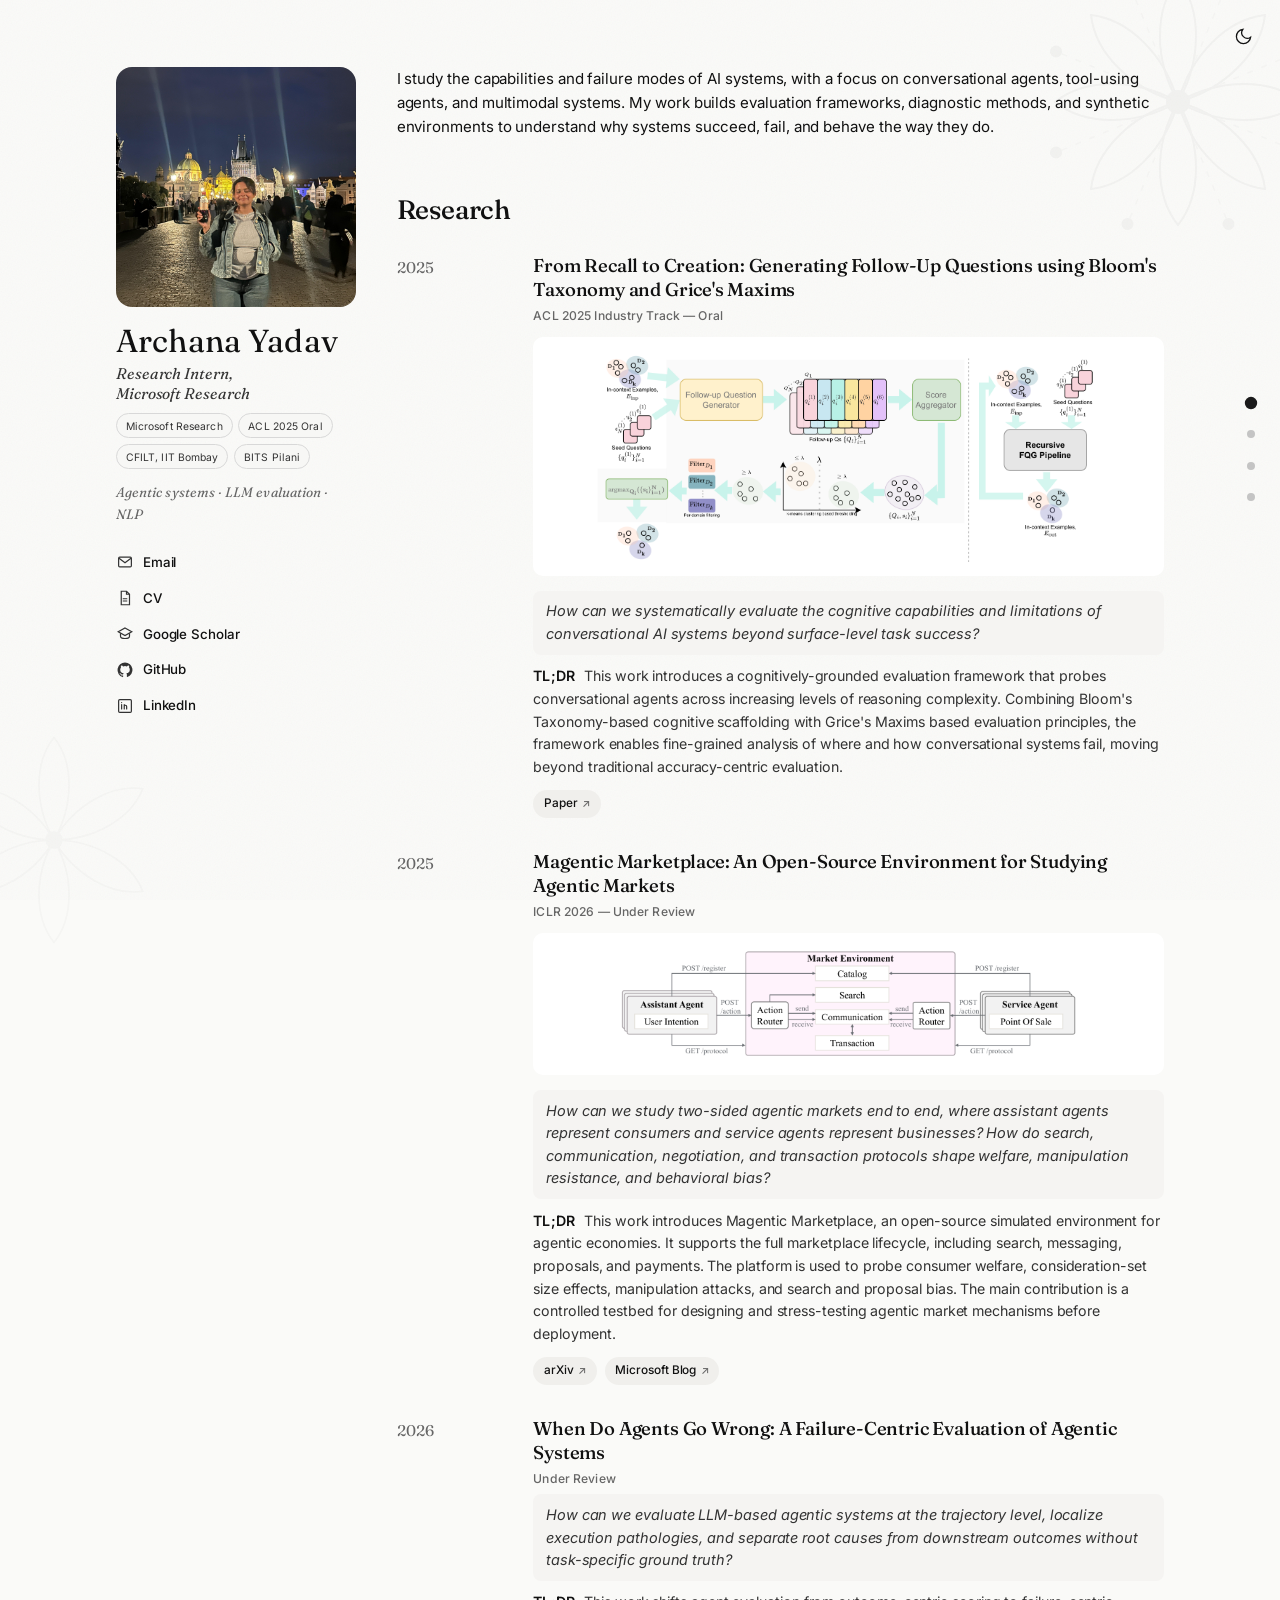
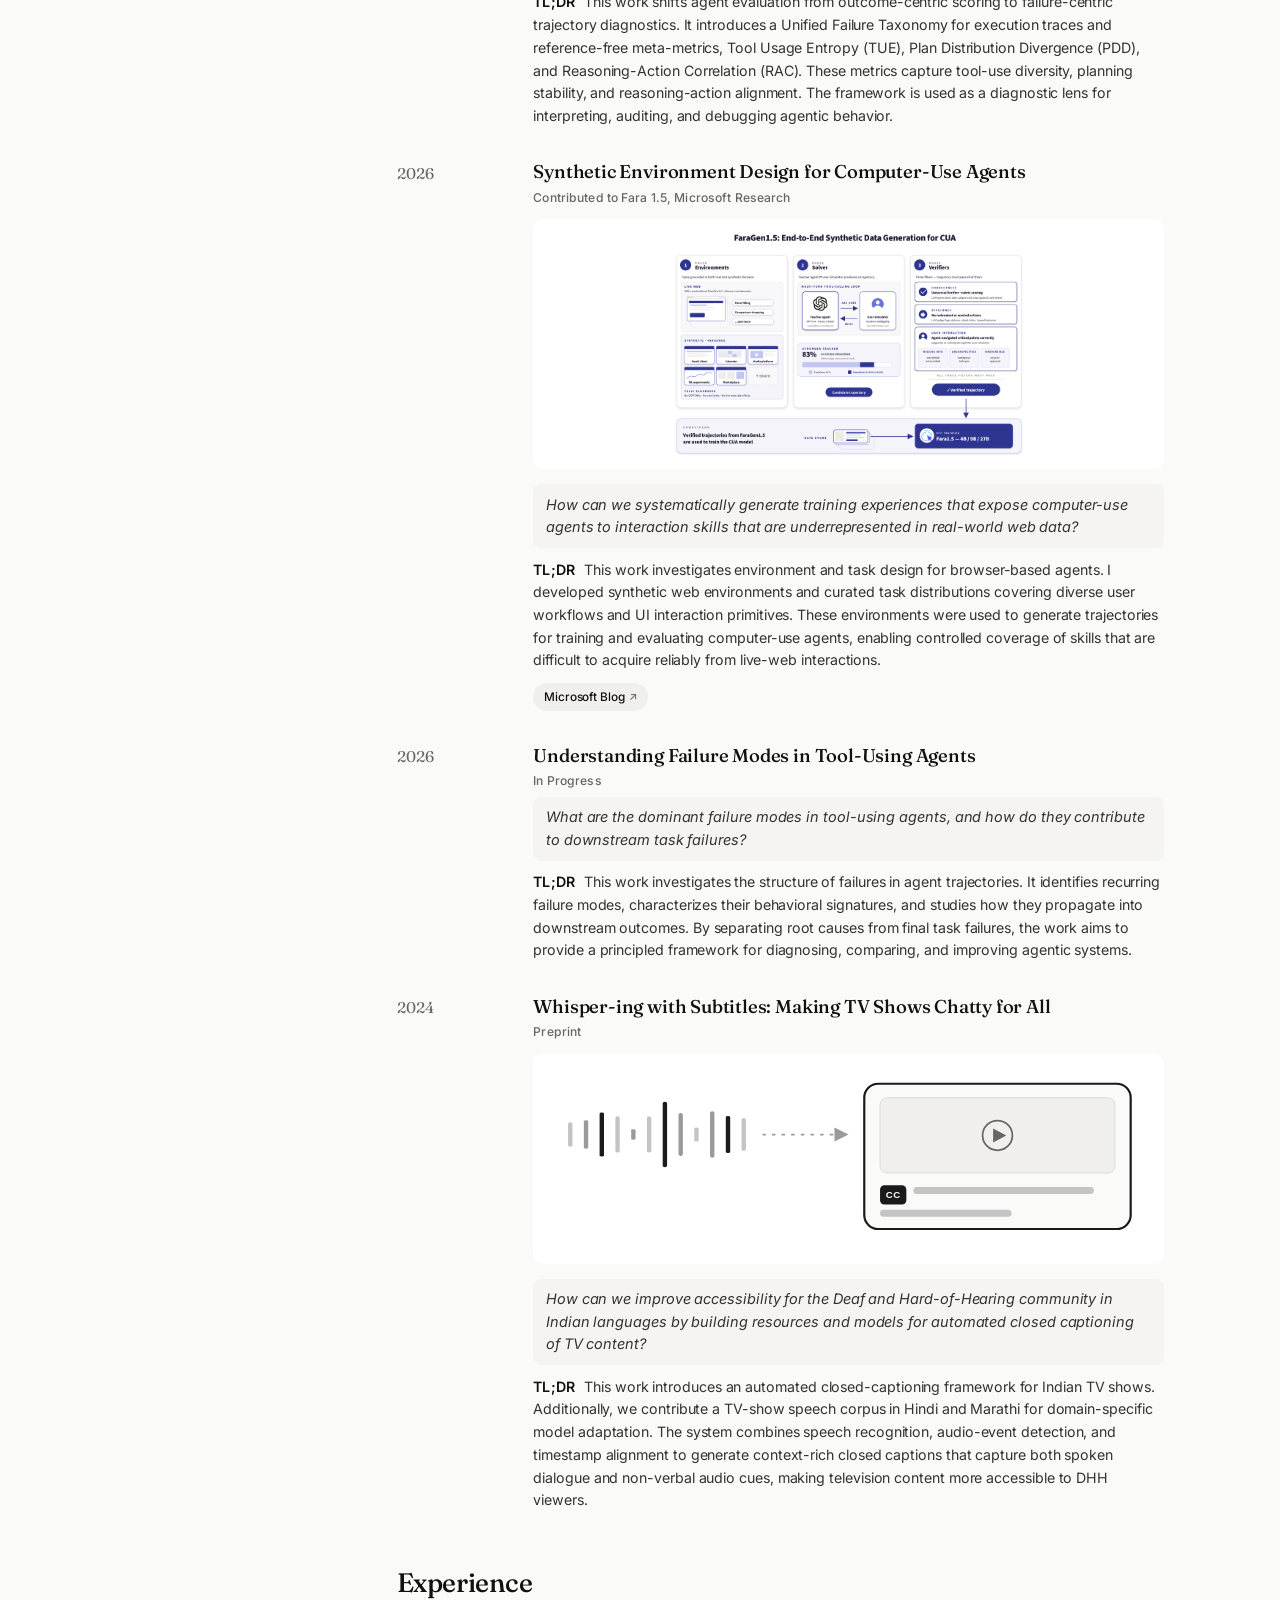
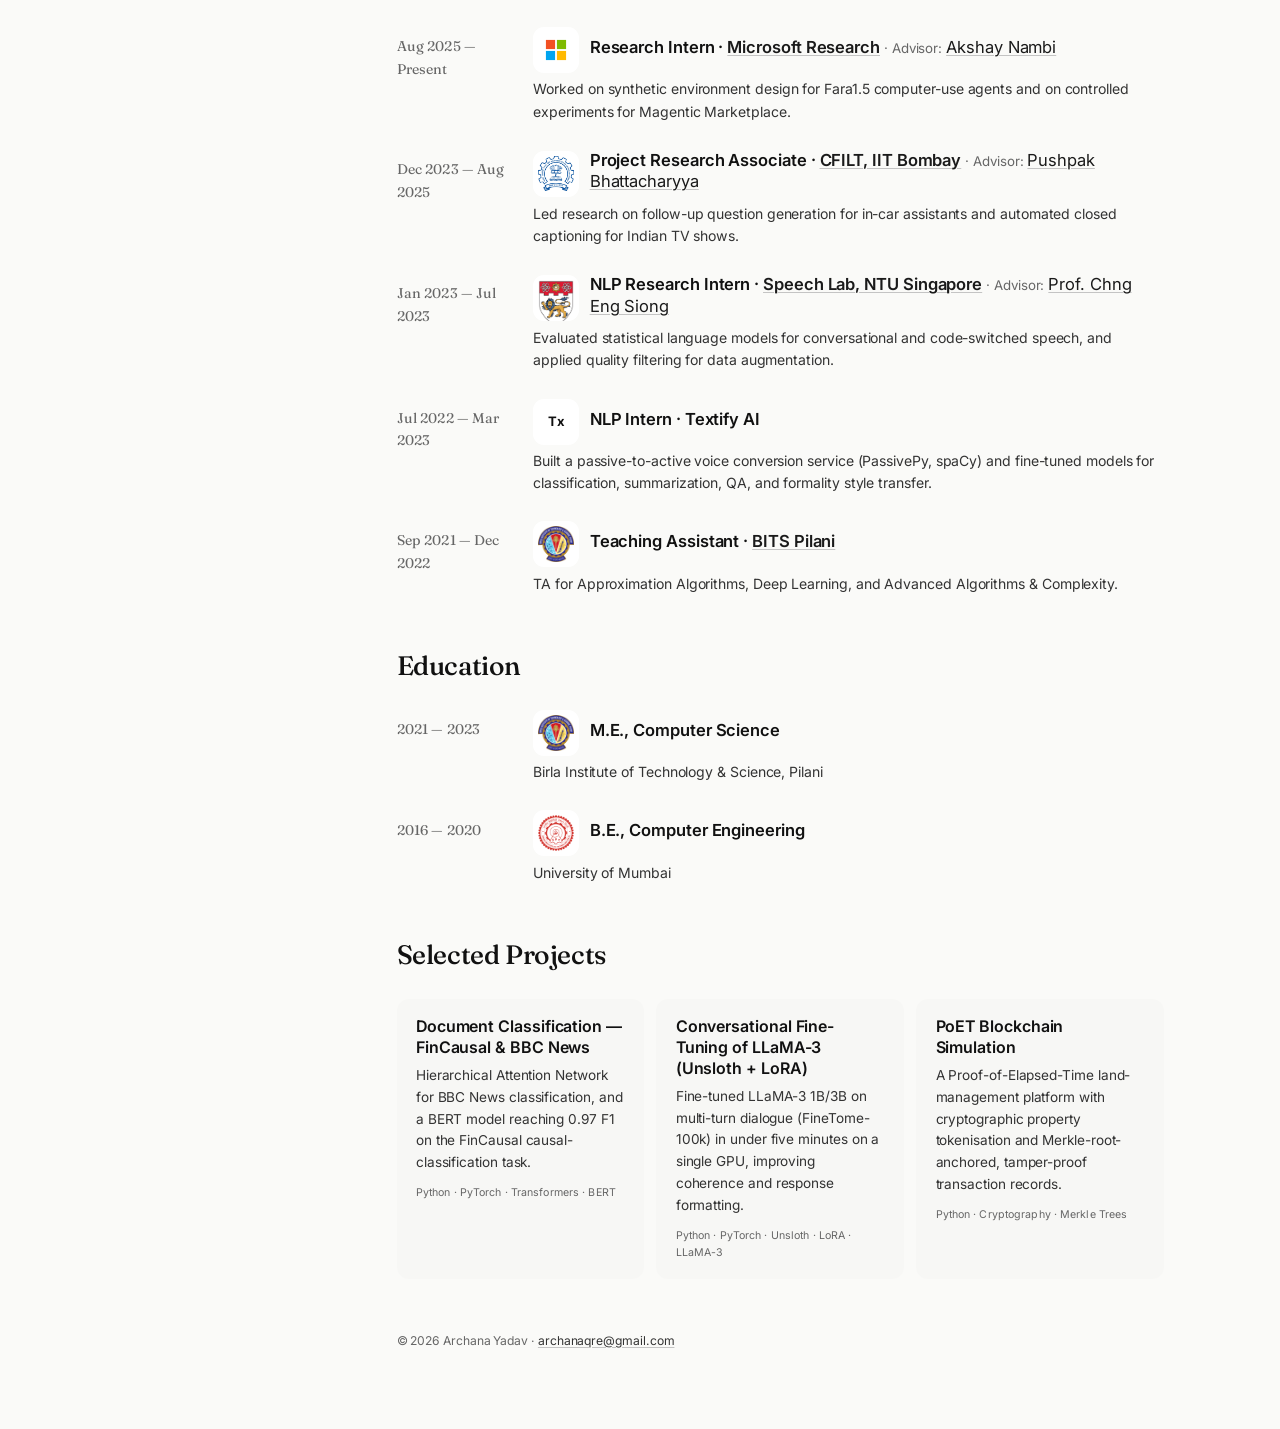
<file: index.html>
<!DOCTYPE html>
<html lang="en">
<head>
  <meta charset="utf-8" />
  <meta name="viewport" content="width=device-width, initial-scale=1" />
  <title>Archana Yadav — NLP &amp; AI Research</title>
  <meta name="description" content="Archana Yadav — Research Intern at Microsoft Research working on agentic systems and LLM evaluation. Previously IIT Bombay (CFILT), NTU Singapore, and Textify AI." />
  <meta name="author" content="Archana Yadav" />
  <meta name="robots" content="index, follow" />
  <meta name="keywords" content="Archana Yadav, NLP, LLM evaluation, agentic systems, Microsoft Research, follow-up question generation, GriceWise, ASR, IIT Bombay, CFILT, machine learning researcher" />
  <meta name="theme-color" content="#FAFAF8" media="(prefers-color-scheme: light)" />
  <meta name="theme-color" content="#121212" media="(prefers-color-scheme: dark)" />
  <link rel="canonical" href="https://archanaqre.github.io/" />
  <link rel="icon" type="image/svg+xml" href="favicon.svg" />
  <link rel="icon" href="favicon.ico" type="image/x-icon" />
  <!-- Set theme before paint to avoid a flash -->
  <script>
    document.documentElement.classList.add('js');
    (function(){try{var t=localStorage.getItem('theme');if(!t){t=window.matchMedia('(prefers-color-scheme: dark)').matches?'dark':'light';}document.documentElement.setAttribute('data-theme',t);}catch(e){document.documentElement.setAttribute('data-theme','light');}})();
  </script>

  <!-- Open Graph -->
  <meta property="og:title" content="Archana Yadav — NLP &amp; AI Research" />
  <meta property="og:description" content="Research Intern at Microsoft Research working on agentic systems and LLM evaluation. Previously IIT Bombay (CFILT), NTU Singapore, and Textify AI." />
  <meta property="og:type" content="website" />
  <meta property="og:url" content="https://archanaqre.github.io/" />
  <meta property="og:site_name" content="Archana Yadav" />
  <meta property="og:image" content="https://archanaqre.github.io/og-image.png" />
  <meta property="og:image:width" content="1200" />
  <meta property="og:image:height" content="630" />
  <meta property="og:image:alt" content="Archana Yadav — Research Intern · NLP & AI" />

  <!-- Twitter -->
  <meta name="twitter:card" content="summary_large_image" />
  <meta name="twitter:title" content="Archana Yadav — NLP &amp; AI Research" />
  <meta name="twitter:description" content="Research Intern at Microsoft Research working on agentic systems and LLM evaluation." />
  <meta name="twitter:image" content="https://archanaqre.github.io/og-image.png" />

  <!-- Structured data: Person (helps search engines & knowledge panels) -->
  <script type="application/ld+json">
  {
    "@context": "https://schema.org",
    "@type": "Person",
    "name": "Archana Yadav",
    "url": "https://archanaqre.github.io/",
    "image": "https://archanaqre.github.io/profile.jpg",
    "email": "mailto:archanaqre@gmail.com",
    "jobTitle": "Research Intern",
    "worksFor": { "@type": "Organization", "name": "Microsoft Research" },
    "knowsAbout": ["Natural Language Processing", "LLM Evaluation", "Agentic Systems", "Automatic Speech Recognition", "Machine Learning"],
    "alumniOf": [
      { "@type": "CollegeOrUniversity", "name": "Birla Institute of Technology & Science, Pilani" }
    ],
    "sameAs": [
      "https://scholar.google.com/citations?user=yyh0xtQAAAAJ&hl=en",
      "https://github.com/archanaqre",
      "https://www.linkedin.com/in/archana-yadav-a5a47a148/"
    ]
  }
  </script>

  <!-- Fonts: modern sans (Inter) + refined serif display (Fraunces) -->
  <link rel="preconnect" href="https://fonts.googleapis.com" />
  <link rel="preconnect" href="https://fonts.gstatic.com" crossorigin />
  <link href="https://fonts.googleapis.com/css2?family=Inter:wght@400;500;600;700&family=Fraunces:opsz,wght@9..144,400;9..144,500;9..144,600&display=swap" rel="stylesheet" />

  <link rel="stylesheet" href="styles.css" />
</head>
<body>
  <a class="skip-link" href="#main">Skip to content</a>

  <!-- ===== Decorative background: flower + circuit ornament ===== -->
  <div class="ornament ornament--tr" aria-hidden="true">
    <svg viewBox="0 0 240 240">
      <defs>
        <path id="petal" d="M120,120 C104,92 104,58 120,38 C136,58 136,92 120,120 Z"/>
        <g id="spoke">
          <line class="wire" x1="120" y1="120" x2="120" y2="32"/>
          <circle class="tip" cx="120" cy="32" r="4"/>
        </g>
      </defs>
      <g class="bloom">
        <g class="spokes">
          <use href="#spoke" transform="rotate(22.5 120 120)"/>
          <use href="#spoke" transform="rotate(67.5 120 120)"/>
          <use href="#spoke" transform="rotate(112.5 120 120)"/>
          <use href="#spoke" transform="rotate(157.5 120 120)"/>
          <use href="#spoke" transform="rotate(202.5 120 120)"/>
          <use href="#spoke" transform="rotate(247.5 120 120)"/>
          <use href="#spoke" transform="rotate(292.5 120 120)"/>
          <use href="#spoke" transform="rotate(337.5 120 120)"/>
        </g>
        <g class="petals">
          <use class="petal" href="#petal" transform="rotate(0 120 120)"/>
          <use class="petal" href="#petal" transform="rotate(45 120 120)"/>
          <use class="petal" href="#petal" transform="rotate(90 120 120)"/>
          <use class="petal" href="#petal" transform="rotate(135 120 120)"/>
          <use class="petal" href="#petal" transform="rotate(180 120 120)"/>
          <use class="petal" href="#petal" transform="rotate(225 120 120)"/>
          <use class="petal" href="#petal" transform="rotate(270 120 120)"/>
          <use class="petal" href="#petal" transform="rotate(315 120 120)"/>
        </g>
        <circle class="core" cx="120" cy="120" r="8"/>
      </g>
    </svg>
  </div>
  <div class="ornament ornament--bl" aria-hidden="true">
    <svg viewBox="0 0 240 240">
      <g class="bloom bloom--slow">
        <g class="petals">
          <use class="petal" href="#petal" transform="rotate(0 120 120)"/>
          <use class="petal" href="#petal" transform="rotate(60 120 120)"/>
          <use class="petal" href="#petal" transform="rotate(120 120 120)"/>
          <use class="petal" href="#petal" transform="rotate(180 120 120)"/>
          <use class="petal" href="#petal" transform="rotate(240 120 120)"/>
          <use class="petal" href="#petal" transform="rotate(300 120 120)"/>
        </g>
        <circle class="core" cx="120" cy="120" r="7"/>
      </g>
    </svg>
  </div>

  <!-- ===== Drifting petals ===== -->
  <div class="petal-field" aria-hidden="true">
    <span class="drift" style="left:8%;  animation-duration:24s; animation-delay:0s;"></span>
    <span class="drift" style="left:27%; animation-duration:31s; animation-delay:-6s;"></span>
    <span class="drift" style="left:52%; animation-duration:27s; animation-delay:-14s;"></span>
    <span class="drift" style="left:71%; animation-duration:34s; animation-delay:-3s;"></span>
    <span class="drift" style="left:89%; animation-duration:29s; animation-delay:-19s;"></span>
  </div>

  <div class="layout">
    <!-- ============ SIDEBAR ============ -->
    <aside class="sidebar">
      <div class="card">
        <!-- To set your photo: drop a file named profile.jpg into the repo root -->
        <div class="avatar">
          <img src="profile.jpg" alt="Archana Yadav" onerror="this.style.display='none'" />
        </div>

        <h1 class="name">Archana Yadav</h1>
        <p class="role">Research Intern,<br />Microsoft Research</p>

        <div class="proof" aria-label="Highlights">
          <span>Microsoft Research</span>
          <span>ACL 2025 Oral</span>
          <span>CFILT, IIT Bombay</span>
          <span>BITS Pilani</span>
        </div>

        <p class="tagline">Agentic systems &middot; LLM evaluation &middot; NLP</p>

        <nav class="links" aria-label="Profile links">
          <a href="mailto:archanaqre@gmail.com">
            <svg viewBox="0 0 24 24" aria-hidden="true"><rect x="3.5" y="5.5" width="17" height="13" rx="1.5" fill="none" stroke="currentColor" stroke-width="1.6"/><path d="m4 7 8 6 8-6" fill="none" stroke="currentColor" stroke-width="1.6"/></svg>
            <span>Email</span>
          </a>
          <a href="cv.pdf" target="_blank" rel="noopener">
            <svg viewBox="0 0 24 24" aria-hidden="true"><path d="M7 3h7l4 4v14H7z" fill="none" stroke="currentColor" stroke-width="1.6"/><path d="M14 3v4h4" fill="none" stroke="currentColor" stroke-width="1.6"/><path d="M9 13h6M9 16h6" stroke="currentColor" stroke-width="1.6"/></svg>
            <span>CV</span>
          </a>
          <a href="https://scholar.google.com/citations?user=yyh0xtQAAAAJ&hl=en" target="_blank" rel="noopener">
            <svg viewBox="0 0 24 24" aria-hidden="true"><path d="m12 4 9 5-9 5-9-5 9-5z" fill="none" stroke="currentColor" stroke-width="1.6"/><path d="M6 11v4c0 1.5 2.7 3 6 3s6-1.5 6-3v-4" fill="none" stroke="currentColor" stroke-width="1.6"/></svg>
            <span>Google Scholar</span>
          </a>
          <a href="https://github.com/archanaqre" target="_blank" rel="noopener">
            <svg viewBox="0 0 24 24" aria-hidden="true"><path d="M12 2a10 10 0 0 0-3.16 19.49c.5.09.68-.22.68-.48v-1.7c-2.78.6-3.37-1.34-3.37-1.34-.45-1.16-1.1-1.47-1.1-1.47-.9-.62.07-.6.07-.6 1 .07 1.53 1.03 1.53 1.03.9 1.52 2.34 1.08 2.91.83.09-.65.35-1.09.63-1.34-2.22-.25-4.55-1.11-4.55-4.94 0-1.09.39-1.98 1.03-2.68-.1-.25-.45-1.27.1-2.65 0 0 .84-.27 2.75 1.02a9.5 9.5 0 0 1 5 0c1.91-1.29 2.75-1.02 2.75-1.02.55 1.38.2 2.4.1 2.65.64.7 1.03 1.59 1.03 2.68 0 3.84-2.34 4.69-4.57 4.93.36.31.68.92.68 1.85v2.74c0 .27.18.58.69.48A10 10 0 0 0 12 2z" fill="currentColor"/></svg>
            <span>GitHub</span>
          </a>
          <a href="https://www.linkedin.com/in/archana-yadav-a5a47a148/" target="_blank" rel="noopener">
            <svg viewBox="0 0 24 24" aria-hidden="true"><rect x="3.5" y="3.5" width="17" height="17" rx="1.5" fill="none" stroke="currentColor" stroke-width="1.6"/><path d="M7.5 10v6M7.5 7.4v.01M11 16v-3.4a1.6 1.6 0 0 1 3.2 0V16M11 16v-6" fill="none" stroke="currentColor" stroke-width="1.6" stroke-linecap="round"/></svg>
            <span>LinkedIn</span>
          </a>
        </nav>

        <button type="button" class="theme-toggle" aria-pressed="false" aria-label="Toggle dark mode">
          <svg class="ic ic-moon" viewBox="0 0 24 24" aria-hidden="true" fill="none" stroke="currentColor" stroke-width="1.6"><path d="M21 12.8A9 9 0 1 1 11.2 3 7 7 0 0 0 21 12.8Z"/></svg>
          <svg class="ic ic-sun" viewBox="0 0 24 24" aria-hidden="true" fill="none" stroke="currentColor" stroke-width="1.6" stroke-linecap="round"><circle cx="12" cy="12" r="4"/><path d="M12 2v2M12 20v2M4.9 4.9l1.4 1.4M17.7 17.7l1.4 1.4M2 12h2M20 12h2M4.9 19.1l1.4-1.4M17.7 6.3l1.4-1.4"/></svg>
          <span class="theme-label">Dark mode</span>
        </button>
      </div>
    </aside>

    <!-- ============ MAIN ============ -->
    <main id="main" class="main">

      <!-- About -->
      <section id="about" class="intro reveal">
        <p>
          I study the capabilities and failure modes of AI systems, with a focus on conversational agents,
          tool-using agents, and multimodal systems. My work builds evaluation frameworks, diagnostic
          methods, and synthetic environments to understand why systems succeed, fail, and behave the way they do.
        </p>
      </section>

      <!-- Research -->
      <section id="research" class="block reveal">
        <h2 class="section-title">Research</h2>
        <ul class="pub-list">

          <li class="pub">
            <div class="pub-text">
              <p class="rail-year">2025</p>
              <div class="pub-body">
                <h3>From Recall to Creation: Generating Follow-Up Questions using Bloom's Taxonomy and Grice's Maxims</h3>
                <p class="meta">ACL 2025 Industry Track — Oral</p>
                <figure class="pub-fig">
                  <img class="fig-doc" src="papers/from-recall-to-creation.png" alt="Figure 2 from the paper — the recursive follow-up-question-generation pipeline" loading="lazy" />
                </figure>
                <p class="pub-q">How can we systematically evaluate the cognitive capabilities and limitations of conversational AI systems beyond surface-level task success?</p>
                <p class="desc"><span class="tldr">TL;DR</span> This work introduces a cognitively-grounded evaluation framework that probes conversational agents across increasing levels of reasoning complexity. Combining Bloom's Taxonomy-based cognitive scaffolding with Grice's Maxims based evaluation principles, the framework enables fine-grained analysis of where and how conversational systems fail, moving beyond traditional accuracy-centric evaluation.</p>
                <p class="pub-links">
                  <a href="https://aclanthology.org/2025.acl-industry.93.pdf" target="_blank" rel="noopener">Paper</a>
                </p>
              </div>
            </div>
          </li>

          <li class="pub">
            <div class="pub-text">
              <p class="rail-year">2025</p>
              <div class="pub-body">
                <h3>Magentic Marketplace: An Open-Source Environment for Studying Agentic Markets</h3>
                <p class="meta">ICLR 2026 — Under Review</p>
                <figure class="pub-fig">
                  <img class="fig-doc" src="papers/magentic-marketplace.png" alt="Figure 3 from the Magentic Marketplace paper — overview of the two agent types and Action Router" loading="lazy" />
                </figure>
                <p class="pub-q">How can we study two-sided agentic markets end to end, where assistant agents represent consumers and service agents represent businesses? How do search, communication, negotiation, and transaction protocols shape welfare, manipulation resistance, and behavioral bias?</p>
                <p class="desc"><span class="tldr">TL;DR</span> This work introduces Magentic Marketplace, an open-source simulated environment for agentic economies. It supports the full marketplace lifecycle, including search, messaging, proposals, and payments. The platform is used to probe consumer welfare, consideration-set size effects, manipulation attacks, and search and proposal bias. The main contribution is a controlled testbed for designing and stress-testing agentic market mechanisms before deployment.</p>
                <p class="pub-links">
                  <a href="https://arxiv.org/abs/2510.25779" target="_blank" rel="noopener">arXiv</a>
                  <a href="https://www.microsoft.com/en-us/research/blog/magentic-marketplace-an-open-source-simulation-environment-for-studying-agentic-markets/" target="_blank" rel="noopener">Microsoft Blog</a>
                </p>
              </div>
            </div>
          </li>

          <li class="pub">
            <div class="pub-text">
              <p class="rail-year">2026</p>
              <div class="pub-body">
                <h3>When Do Agents Go Wrong: A Failure-Centric Evaluation of Agentic Systems</h3>
                <p class="meta">Under Review</p>
                <p class="pub-q">How can we evaluate LLM-based agentic systems at the trajectory level, localize execution pathologies, and separate root causes from downstream outcomes without task-specific ground truth?</p>
                <p class="desc"><span class="tldr">TL;DR</span> This work shifts agent evaluation from outcome-centric scoring to failure-centric trajectory diagnostics. It introduces a Unified Failure Taxonomy for execution traces and reference-free meta-metrics, Tool Usage Entropy (TUE), Plan Distribution Divergence (PDD), and Reasoning-Action Correlation (RAC). These metrics capture tool-use diversity, planning stability, and reasoning-action alignment. The framework is used as a diagnostic lens for interpreting, auditing, and debugging agentic behavior.</p>
              </div>
            </div>
          </li>

          <li class="pub">
            <div class="pub-text">
              <p class="rail-year">2026</p>
              <div class="pub-body">
                <h3>Synthetic Environment Design for Computer-Use Agents</h3>
                <p class="meta">Contributed to Fara 1.5, Microsoft Research</p>
                <figure class="pub-fig pub-fig--cap">
                  <img class="fig-doc" src="papers/faragen-pipeline.png" alt="FaraGen1.5 end-to-end synthetic data generation pipeline for computer-use agents — Phase 1 Environments (live web and synthetic FaraEnvs), Phase 2 Solver (teacher agent and user-simulator tool-calling loop), and Phase 3 Verifiers (correctness, efficiency, user-interaction filters), with verified trajectories feeding SFT training of Fara1.5" loading="lazy" />
                </figure>
                <p class="pub-q">How can we systematically generate training experiences that expose computer-use agents to interaction skills that are underrepresented in real-world web data?</p>
                <p class="desc"><span class="tldr">TL;DR</span> This work investigates environment and task design for browser-based agents. I developed synthetic web environments and curated task distributions covering diverse user workflows and UI interaction primitives. These environments were used to generate trajectories for training and evaluating computer-use agents, enabling controlled coverage of skills that are difficult to acquire reliably from live-web interactions.</p>
                <p class="pub-links">
                  <a href="https://www.microsoft.com/en-us/research/articles/fara1-5-computer-use-agent/" target="_blank" rel="noopener">Microsoft Blog</a>
                </p>
              </div>
            </div>
          </li>

          <li class="pub">
            <div class="pub-text">
              <p class="rail-year">2026</p>
              <div class="pub-body">
                <h3>Understanding Failure Modes in Tool-Using Agents</h3>
                <p class="meta">In Progress</p>
                <p class="pub-q">What are the dominant failure modes in tool-using agents, and how do they contribute to downstream task failures?</p>
                <p class="desc"><span class="tldr">TL;DR</span> This work investigates the structure of failures in agent trajectories. It identifies recurring failure modes, characterizes their behavioral signatures, and studies how they propagate into downstream outcomes. By separating root causes from final task failures, the work aims to provide a principled framework for diagnosing, comparing, and improving agentic systems.</p>
              </div>
            </div>
          </li>

          <li class="pub">
            <div class="pub-text">
              <p class="rail-year">2024</p>
              <div class="pub-body">
                <h3>Whisper-ing with Subtitles: Making TV Shows Chatty for All</h3>
                <p class="meta">Preprint</p>
                <figure class="pub-fig">
                  <img class="fig-illus" src="papers/whispering-subtitles.svg" alt="Audio waveform transcribed into a captioned screen" loading="lazy" width="720" height="240" />
                </figure>
                <p class="pub-q">How can we improve accessibility for the Deaf and Hard-of-Hearing community in Indian languages by building resources and models for automated closed captioning of TV content?</p>
                <p class="desc"><span class="tldr">TL;DR</span> This work introduces an automated closed-captioning framework for Indian TV shows. Additionally, we contribute a TV-show speech corpus in Hindi and Marathi for domain-specific model adaptation. The system combines speech recognition, audio-event detection, and timestamp alignment to generate context-rich closed captions that capture both spoken dialogue and non-verbal audio cues, making television content more accessible to DHH viewers.</p>
              </div>
            </div>
          </li>

        </ul>
      </section>

      <!-- Experience -->
      <section id="experience" class="block reveal">
        <h2 class="section-title">Experience</h2>
        <ul class="exp-list">

          <li class="exp">
            <p class="when">Aug 2025 — Present</p>
            <div class="what">
              <div class="exp-head">
                <span class="orglogo" title="Microsoft Research">
                  <svg viewBox="0 0 24 24" width="22" height="22" aria-hidden="true">
                    <rect x="1" y="1" width="10" height="10" fill="#F25022"/>
                    <rect x="13" y="1" width="10" height="10" fill="#7FBA00"/>
                    <rect x="1" y="13" width="10" height="10" fill="#00A4EF"/>
                    <rect x="13" y="13" width="10" height="10" fill="#FFB900"/>
                  </svg>
                </span>
                <h3>Research Intern · <a href="https://www.microsoft.com/en-us/research/" target="_blank" rel="noopener">Microsoft Research</a> <span class="adv">· Advisor: <a href="https://www.microsoft.com/en-us/research/people/akshayn/" target="_blank" rel="noopener">Akshay Nambi</a></span></h3>
              </div>
              <p>Worked on synthetic environment design for Fara1.5 computer-use agents and on controlled experiments for Magentic Marketplace.</p>
            </div>
          </li>

          <li class="exp">
            <p class="when">Dec 2023 — Aug 2025</p>
            <div class="what">
              <div class="exp-head">
                <span class="orglogo" title="Indian Institute of Technology, Bombay"><img src="logos/iitb.png" alt="IIT Bombay logo" loading="lazy" /></span>
                <h3>Project Research Associate · <a href="https://www.cfilt.iitb.ac.in/" target="_blank" rel="noopener">CFILT, IIT Bombay</a> <span class="adv">· Advisor: <a href="https://www.cse.iitb.ac.in/~pb/" target="_blank" rel="noopener">Pushpak Bhattacharyya</a></span></h3>
              </div>
              <p>Led research on follow-up question generation for in-car assistants and automated closed captioning for Indian TV shows.</p>
            </div>
          </li>

          <li class="exp">
            <p class="when">Jan 2023 — Jul 2023</p>
            <div class="what">
              <div class="exp-head">
                <span class="orglogo" title="Nanyang Technological University"><img src="logos/ntu_crest.png" alt="NTU Singapore logo" loading="lazy" /></span>
                <h3>NLP Research Intern · <a href="https://www.ntu.edu.sg/scse" target="_blank" rel="noopener">Speech Lab, NTU Singapore</a> <span class="adv">· Advisor: <a href="https://aseschng.github.io/default.html" target="_blank" rel="noopener">Prof. Chng Eng Siong</a></span></h3>
              </div>
              <p>Evaluated statistical language models for conversational and code-switched speech, and applied quality filtering for data augmentation.</p>
            </div>
          </li>

          <li class="exp">
            <p class="when">Jul 2022 — Mar 2023</p>
            <div class="what">
              <div class="exp-head">
                <span class="orglogo mono" title="Textify AI">Tx</span>
                <h3>NLP Intern · Textify AI</h3>
              </div>
              <p>Built a passive-to-active voice conversion service (PassivePy, spaCy) and fine-tuned models for classification, summarization, QA, and formality style transfer.</p>
            </div>
          </li>

          <li class="exp">
            <p class="when">Sep 2021 — Dec 2022</p>
            <div class="what">
              <div class="exp-head">
                <span class="orglogo" title="Birla Institute of Technology &amp; Science, Pilani"><img src="logos/bits.png" alt="BITS Pilani logo" loading="lazy" /></span>
                <h3>Teaching Assistant · <a href="https://www.bits-pilani.ac.in/" target="_blank" rel="noopener">BITS Pilani</a></h3>
              </div>
              <p>TA for Approximation Algorithms, Deep Learning, and Advanced Algorithms &amp; Complexity.</p>
            </div>
          </li>

        </ul>
      </section>

      <!-- Education -->
      <section id="education" class="block reveal">
        <h2 class="section-title">Education</h2>
        <ul class="exp-list">

          <li class="exp">
            <p class="when">2021 — 2023</p>
            <div class="what">
              <div class="exp-head">
                <span class="orglogo" title="BITS Pilani"><img src="logos/bits.png" alt="BITS Pilani logo" loading="lazy" /></span>
                <h3>M.E., Computer Science</h3>
              </div>
              <p>Birla Institute of Technology &amp; Science, Pilani</p>
            </div>
          </li>

          <li class="exp">
            <p class="when">2016 — 2020</p>
            <div class="what">
              <div class="exp-head">
                <span class="orglogo" title="University of Mumbai"><img src="logos/mumbai.png" alt="University of Mumbai logo" loading="lazy" /></span>
                <h3>B.E., Computer Engineering</h3>
              </div>
              <p>University of Mumbai</p>
            </div>
          </li>

        </ul>
      </section>

      <!-- Projects -->
      <section id="projects" class="block reveal">
        <h2 class="section-title">Selected Projects</h2>
        <ul class="proj-list">

          <li class="proj">
            <h3>Document Classification — FinCausal &amp; BBC News</h3>
            <p>Hierarchical Attention Network for BBC News classification, and a BERT model reaching 0.97 F1 on the FinCausal causal-classification task.</p>
            <p class="stack">Python · PyTorch · Transformers · BERT</p>
          </li>

          <li class="proj">
            <h3>Conversational Fine-Tuning of LLaMA-3 (Unsloth + LoRA)</h3>
            <p>Fine-tuned LLaMA-3 1B/3B on multi-turn dialogue (FineTome-100k) in under five minutes on a single GPU, improving coherence and response formatting.</p>
            <p class="stack">Python · PyTorch · Unsloth · LoRA · LLaMA-3</p>
          </li>

          <li class="proj">
            <h3>PoET Blockchain Simulation</h3>
            <p>A Proof-of-Elapsed-Time land-management platform with cryptographic property tokenisation and Merkle-root-anchored, tamper-proof transaction records.</p>
            <p class="stack">Python · Cryptography · Merkle Trees</p>
          </li>

        </ul>
      </section>

      <footer class="footer">
        <p>&copy; <span id="year"></span> Archana Yadav · <a href="mailto:archanaqre@gmail.com">archanaqre@gmail.com</a></p>
      </footer>

    </main>
  </div>

  <!-- Section scroll-spy -->
  <nav class="scrollspy" aria-label="Section navigation">
    <a href="#research" data-label="Research"><span class="ss-dot"></span></a>
    <a href="#experience" data-label="Experience"><span class="ss-dot"></span></a>
    <a href="#education" data-label="Education"><span class="ss-dot"></span></a>
    <a href="#projects" data-label="Projects"><span class="ss-dot"></span></a>
  </nav>

  <script>document.getElementById('year').textContent = new Date().getFullYear();</script>
  <script>
    (function(){
      var root = document.documentElement,
          btn  = document.querySelector('.theme-toggle');
      function apply(t){
        root.setAttribute('data-theme', t);
        try { localStorage.setItem('theme', t); } catch(e){}
        if(btn){
          btn.setAttribute('aria-pressed', t === 'dark');
          var l = btn.querySelector('.theme-label');
          if(l) l.textContent = (t === 'dark') ? 'Light mode' : 'Dark mode';
        }
      }
      if(btn){
        apply(root.getAttribute('data-theme') || 'light');
        btn.addEventListener('click', function(){
          apply(root.getAttribute('data-theme') === 'dark' ? 'light' : 'dark');
        });
      }
    })();
  </script>
  <script>
    /* Scroll-reveal: fade sections up as they enter the viewport */
    (function(){
      var els = document.querySelectorAll('.reveal');
      var reduce = window.matchMedia('(prefers-reduced-motion: reduce)').matches;
      if(reduce || !('IntersectionObserver' in window)){
        els.forEach(function(el){ el.classList.add('is-visible'); });
        return;
      }
      var io = new IntersectionObserver(function(entries){
        entries.forEach(function(e){
          if(e.isIntersecting){ e.target.classList.add('is-visible'); io.unobserve(e.target); }
        });
      }, { threshold: 0.12, rootMargin: '0px 0px -7% 0px' });
      els.forEach(function(el){ io.observe(el); });
    })();
  </script>
  <script>
    /* Section scroll-spy: highlight the dot for the section currently in view */
    (function(){
      var nav = document.querySelector('.scrollspy');
      if(!nav) return;
      var links = Array.prototype.slice.call(nav.querySelectorAll('a'));
      var sections = links.map(function(a){
        var sec = document.getElementById(a.getAttribute('href').slice(1));
        if(!sec) return null;
        return { id: sec.id, heading: sec.querySelector('.section-title') || sec };
      }).filter(Boolean);
      if(!sections.length) return;

      function setActive(id){
        links.forEach(function(a){
          var on = a.getAttribute('href') === '#' + id;
          a.classList.toggle('is-active', on);
          if(on) a.setAttribute('aria-current', 'true'); else a.removeAttribute('aria-current');
        });
      }

      var ticking = false;
      function update(){
        ticking = false;
        var vh = window.innerHeight;
        var current = sections[0].id;
        /* activate a section as soon as its heading scrolls into view from the bottom;
           the last heading that has entered the viewport wins */
        sections.forEach(function(s){
          if(s.heading.getBoundingClientRect().top <= vh){ current = s.id; }
        });
        /* if scrolled to the very bottom, force the last section active */
        if(vh + window.scrollY >= document.documentElement.scrollHeight - 4){
          current = sections[sections.length - 1].id;
        }
        setActive(current);
      }
      function onScroll(){
        if(!ticking){ ticking = true; requestAnimationFrame(update); }
      }
      window.addEventListener('scroll', onScroll, { passive: true });
      window.addEventListener('resize', onScroll);
      update();
    })();
  </script>
</body>
</html>
</file>
<file: styles.css>
/* ============================================================
   Archana Yadav — personal research site
   Modern, light, compact. Hand-editable, no build step.
   ============================================================ */

:root {
  --bg:        #FAFAF8;   /* Soft White — background */
  --alt:       #F0EFEC;   /* Warm Gray — alternate background */
  --surface:   #F7F7F5;   /* Off White — cards / panels */
  --text:      #111111;   /* Rich Black — primary text */
  --muted:     #333333;   /* Charcoal — secondary text */
  --faint:     #666666;   /* Slate Gray — muted text */
  --line:      #D8D8D8;   /* Light Gray — borders */
  --hover:     #B8B8B8;   /* Medium Gray — hover states */
  --silver:    #C4C4C4;   /* Silver Gray — accent light */
  --accent:    #1A1A1A;   /* Near Black — accent dark */
  --accent-2:  #F0EFEC;   /* subtle neutral hover tint */
  --q-bg:      #F5F4F2;   /* fundamental-question box (slightly lighter than --alt) */
  --maxw:      1100px;
  --rail:      116px;   /* journal-style year column */
  --sans: "Inter", -apple-system, BlinkMacSystemFont, "Segoe UI", sans-serif;
  --serif: "Fraunces", Georgia, "Times New Roman", serif;
}

/* Dark theme (neutral grayscale) */
html[data-theme="dark"] {
  --bg:       #121212;
  --alt:      #1c1c1c;
  --surface:  #1a1a1a;
  --text:     #FAFAF8;
  --muted:    #C4C4C4;
  --faint:    #8a8a8a;
  --line:     rgba(255, 255, 255, .14);
  --hover:    #6a6a6a;
  --silver:   #6a6a6a;
  --accent:   #FAFAF8;
  --accent-2: rgba(255, 255, 255, .08);
  --q-bg:     #242424;   /* slightly lighter than --alt in dark */
}

* { box-sizing: border-box; }

html { -webkit-text-size-adjust: 100%; scroll-behavior: smooth; overflow-x: clip; font-size: 92.5%; }

body {
  margin: 0;
  background: var(--bg);
  color: var(--text);
  font-family: var(--sans);
  font-size: 1rem;
  line-height: 1.6;
  letter-spacing: -0.005em;
  -webkit-font-smoothing: antialiased;
  text-rendering: optimizeLegibility;
  transition: background-color .3s ease, color .3s ease;
}

a {
  color: var(--accent);
  text-decoration: underline;
  text-decoration-thickness: 1px;
  text-decoration-color: var(--silver);
  text-underline-offset: 2px;
  transition: text-decoration-color .15s ease;
}
a:hover { text-decoration-color: currentColor; }

/* Keep icon nav links and the skip link underline-free */
.links a, .skip-link { text-decoration: none; }

.skip-link {
  position: absolute; left: -999px; top: 0;
  background: var(--text); color: #fff; padding: .5rem .9rem; border-radius: 6px; z-index: 50;
}
.skip-link:focus { left: 12px; top: 12px; }

/* ---------- Refinements ---------- */

/* Barely-there paper grain for warmth */
body::before {
  content: "";
  position: fixed;
  inset: 0;
  z-index: -1;
  pointer-events: none;
  opacity: .04;
  background-image: url("data:image/svg+xml,%3Csvg xmlns='http://www.w3.org/2000/svg' width='140' height='140'%3E%3Cfilter id='n'%3E%3CfeTurbulence type='fractalNoise' baseFrequency='0.8' numOctaves='3' stitchTiles='stitch'/%3E%3C/filter%3E%3Crect width='140' height='140' filter='url(%23n)'/%3E%3C/svg%3E");
}
html[data-theme="dark"] body::before { opacity: .055; }

/* Custom selection */
::selection { background: rgba(17, 17, 17, .12); }
html[data-theme="dark"] ::selection { background: rgba(250, 250, 248, .22); }

/* Refined focus rings (keyboard only) */
:focus:not(:focus-visible) { outline: none; }
:focus-visible {
  outline: 2px solid var(--accent);
  outline-offset: 3px;
  border-radius: 4px;
}

/* Scroll-reveal (only when JS is present, so no-JS still shows content) */
html.js .reveal {
  opacity: 0;
  transform: translateY(16px);
  transition: opacity .6s ease, transform .6s ease;
}
html.js .reveal.is-visible { opacity: 1; transform: none; }
@media (prefers-reduced-motion: reduce) {
  html.js .reveal { opacity: 1; transform: none; transition: none; }
}

/* ---------- Layout ---------- */
.layout {
  max-width: var(--maxw);
  margin: 0 auto;
  padding: clamp(2rem, 6vw, 4.5rem) clamp(1rem, 3.5vw, 1.75rem);
  display: grid;
  grid-template-columns: 240px 1fr;
  gap: clamp(1.5rem, 3.5vw, 2.75rem);
  align-items: start;
}

/* ---------- Sidebar ---------- */
.sidebar { position: sticky; top: 2.5rem; }

.card { display: flex; flex-direction: column; }

.avatar {
  position: relative;
  width: 100%;
  aspect-ratio: 1 / 1;
  border-radius: 16px;
  overflow: hidden;
  background: var(--accent-2);
  display: grid; place-items: center;
}
.avatar::after {
  content: "Add\00000aprofile.jpg";
  white-space: pre;
  text-align: center;
  font-size: 11px;
  letter-spacing: .04em;
  color: var(--faint);
}
.avatar img {
  position: absolute; inset: 0;
  width: 100%; height: 100%;
  object-fit: cover;
}

.name {
  font-family: var(--serif);
  font-weight: 400;
  font-size: 2.15rem;
  line-height: 1.04;
  letter-spacing: 0.005em;
  margin: 1.15rem 0 .5rem;
}
.role {
  margin: 0 0 .45rem;
  font-family: var(--serif);
  font-style: italic;
  font-weight: 400;
  color: var(--muted);
  font-size: 1.05rem;
  line-height: 1.3;
}
/* Proof strip — quick-signal pills under the name */
.proof {
  display: flex;
  flex-wrap: wrap;
  gap: .4rem;
  margin: .15rem 0 .85rem;
}
.proof span {
  font-size: .7rem;
  letter-spacing: .01em;
  color: var(--muted);
  background: var(--surface);
  border: 1px solid var(--line);
  border-radius: 999px;
  padding: .22rem .6rem;
  white-space: nowrap;
}

.tagline {
  margin: 0 0 1.35rem;
  font-family: var(--serif);
  font-style: italic;
  font-size: .92rem;
  color: var(--faint);
  letter-spacing: .005em;
}

.links { display: flex; flex-direction: column; gap: .15rem; }
.links a {
  display: flex; align-items: center; gap: .6rem;
  padding: .42rem .5rem;
  margin-left: -.5rem;
  border-radius: 8px;
  color: var(--text);
  font-size: .9rem;
  font-weight: 500;
  transition: background .15s ease, color .15s ease;
}
.links a:hover { background: var(--accent-2); color: var(--accent); text-decoration: none; }
.links svg { width: 18px; height: 18px; flex: none; color: var(--muted); }
.links a:hover svg { color: var(--accent); }

/* Theme toggle — fixed icon button, top-right */
.theme-toggle {
  position: fixed;
  top: 1.1rem;
  right: 1.1rem;
  z-index: 60;
  width: 40px;
  height: 40px;
  display: grid;
  place-items: center;
  border: 0;
  background: transparent;
  border-radius: 999px;
  color: var(--text);
  cursor: pointer;
  transition: background .15s ease;
}
.theme-toggle:hover { background: var(--accent-2); }
.theme-toggle .theme-label { display: none; }
.theme-toggle svg { width: 19px; height: 19px; flex: none; color: var(--text); }
html[data-theme="dark"] .ic-moon { display: none; }
html:not([data-theme="dark"]) .ic-sun { display: none; }

/* ---------- Main ---------- */
.main { min-width: 0; }

.intro p {
  margin: 0 0 1rem;
  font-size: 1.02rem;
  color: var(--text);
}
.intro p + p { color: var(--muted); }
.intro strong { font-weight: 600; }
.intro em { font-style: italic; color: var(--text); }

.block { margin-top: 3.4rem; }

.section-title {
  font-family: var(--serif);
  font-size: clamp(1.55rem, 2.4vw, 1.8rem);
  font-weight: 500;
  letter-spacing: -0.015em;
  color: var(--text);
  margin: 0 0 1.5rem;
}

/* ---------- Lists (shared reset) ---------- */
.pub-list, .exp-list, .proj-list { list-style: none; margin: 0; padding: 0; }

/* Research — full-width figure + journal-style year rail for the text */
.pub { padding: 0 0 2.2rem; }
.pub:last-child { padding-bottom: 0; }
.pub-text {
  display: grid;
  grid-template-columns: var(--rail) 1fr;
  gap: 1.4rem;
}
.rail-year {
  margin: .1rem 0 0;
  font-family: var(--serif);
  font-size: 1.05rem;
  font-weight: 400;
  color: var(--faint);
  font-feature-settings: "onum" 1;
  letter-spacing: .01em;
}

/* Paper hero figure — show the full figure, no cropping */
.pub-fig {
  margin: 0 0 1rem;
  border-radius: 10px;
  overflow: hidden;
  background: #fff;
}
.pub-body .pub-fig { margin-top: .8rem; }
.pub-fig img { display: block; width: 100%; height: auto; transition: transform .5s ease; }
.pub-fig:hover img { transform: scale(1.035); }
.pub-fig .fig-doc { padding: 14px 16px; }
/* Height-capped figure: keep a tall/near-square diagram short, in sync with the wide strips */
.pub-fig--cap { text-align: center; }
.pub-fig--cap img { width: auto; max-width: 100%; max-height: 250px; margin: 0 auto; }
.pub h3 {
  font-family: var(--serif);
  font-weight: 500;
  font-size: 1.25rem;
  line-height: 1.3;
  letter-spacing: -0.01em;
  margin: 0 0 .25rem;
}
.pub .meta {
  margin: 0 0 .4rem;
  font-size: .82rem;
  color: var(--faint);
  font-weight: 500;
  letter-spacing: .01em;
}
.pub .desc { margin: 0; color: var(--muted); font-size: .96rem; line-height: 1.6; }
.pub-q {
  margin: .25rem 0 .7rem;
  padding: .65rem .85rem;
  background: var(--q-bg);
  border-radius: 8px;
  color: var(--muted);
  font-style: italic;
  font-size: .98rem;
  line-height: 1.55;
}
.tldr {
  font-style: normal;
  font-weight: 600;
  color: var(--text);
  letter-spacing: .01em;
  margin-right: .35rem;
}
.pub-links { margin: .75rem 0 0; display: flex; gap: .55rem; flex-wrap: wrap; }
.pub-links a {
  font-size: .8rem;
  font-weight: 500;
  color: var(--text);
  text-decoration: none;
  display: inline-flex;
  align-items: center;
  gap: .3rem;
  padding: .3rem .72rem;
  background: var(--alt);
  border-radius: 999px;
  transition: background .18s ease, color .18s ease;
}
.pub-links a::after {
  content: "\2197";           /* ↗ */
  font-size: .92em;
  color: var(--faint);
  transition: color .18s ease, transform .18s ease;
}
.pub-links a:hover { background: var(--accent); color: var(--bg); }
.pub-links a:hover::after { color: var(--bg); transform: translate(1px, -1px); }

/* Experience & Education — same year rail */
.exp {
  display: grid;
  grid-template-columns: var(--rail) 1fr;
  gap: 1.4rem;
  padding: 0 0 1.8rem;
}
.exp:last-child { padding-bottom: 0; }
.exp .when {
  margin: .55rem 0 0;
  font-family: var(--serif);
  font-size: .95rem;
  color: var(--faint);
  font-weight: 400;
  font-feature-settings: "onum" 1;
  letter-spacing: .01em;
}
.exp .what h3 {
  margin: 0 0 .3rem;
  font-size: 1.12rem;
  font-weight: 600;
  line-height: 1.3;
}
.exp .what h3 .adv { font-weight: 400; font-size: .9rem; color: var(--faint); }
/* Advisor names sized to match the heading; only the "Advisor:" label stays small */
.exp .what h3 .adv a { font-size: 1.12rem; }
.exp .what p { margin: 0; color: var(--muted); font-size: .95rem; }

/* Org logo badges */
.exp-head { display: flex; align-items: center; gap: .7rem; margin-bottom: .35rem; }
.exp-head h3 { margin: 0; }
.orglogo {
  flex: none;
  width: 46px; height: 46px;
  display: grid;
  place-items: center;
  border-radius: 11px;
  background: #fff;
  overflow: hidden;
  padding: 5px;
}
.orglogo img { max-width: 100%; max-height: 100%; object-fit: contain; display: block; }
.orglogo.mono {
  font-family: var(--sans);
  font-weight: 700;
  font-size: 13px;
  letter-spacing: -0.02em;
  color: var(--text);
}

/* Projects */
.proj-list {
  display: grid;
  grid-template-columns: repeat(auto-fit, minmax(230px, 1fr));
  gap: 12px;
}
.proj {
  background: var(--surface);
  padding: 1.2rem 1.3rem;
  border-radius: 12px;
  transition: background .2s ease;
}
.proj:hover { background: var(--alt); }
.proj h3 {
  margin: 0 0 .45rem;
  font-size: 1.08rem;
  font-weight: 600;
  line-height: 1.3;
}
.proj p { margin: 0; color: var(--muted); font-size: .92rem; }
.proj .stack {
  margin-top: .7rem;
  font-size: .72rem;
  color: var(--faint);
  letter-spacing: .01em;
}

/* Footer */
.footer {
  margin-top: 3.5rem;
  font-size: .82rem;
  color: var(--faint);
}
.footer a { color: var(--muted); }

/* ============================================================
   Section scroll-spy dots
   ============================================================ */
.scrollspy {
  position: fixed;
  right: clamp(.55rem, 1.6vw, 1.4rem);
  top: 50%;
  transform: translateY(-50%);
  z-index: 40;
  display: flex;
  flex-direction: column;
  gap: .9rem;
  align-items: center;
}
.scrollspy a {
  position: relative;
  display: block;
  padding: 5px;            /* generous hit area around the dot */
  line-height: 0;
  text-decoration: none;
}
.ss-dot {
  display: block;
  width: 8px; height: 8px;
  border-radius: 50%;
  background: var(--silver);
  transition: background .25s ease, transform .25s ease;
}
.scrollspy a:hover .ss-dot { background: var(--muted); transform: scale(1.25); }
.scrollspy a.is-active .ss-dot { background: var(--accent); transform: scale(1.55); }
/* hover label */
.scrollspy a::after {
  content: attr(data-label);
  position: absolute;
  right: calc(100% + 6px);
  top: 50%;
  transform: translateY(-50%) translateX(4px);
  white-space: nowrap;
  font-family: var(--sans);
  font-size: .72rem;
  letter-spacing: .02em;
  color: var(--faint);
  background: var(--surface);
  padding: .18rem .5rem;
  border-radius: 6px;
  opacity: 0;
  pointer-events: none;
  transition: opacity .2s ease, transform .2s ease;
}
.scrollspy a:hover::after { opacity: 1; transform: translateY(-50%) translateX(0); }
@media (prefers-reduced-motion: reduce) {
  .ss-dot, .scrollspy a::after { transition: none; }
}
@media (max-width: 720px) {
  .scrollspy { display: none; }
}

/* ============================================================
   Decorative: flower + circuit ornament & drifting petals
   ============================================================ */
.ornament {
  position: fixed;
  z-index: -1;
  pointer-events: none;
  color: var(--silver);
  overflow: hidden;
}
.ornament svg { display: block; width: 100%; height: 100%; overflow: visible; }
.ornament--tr { top: -78px; right: -78px; width: 360px; height: 360px; opacity: .15; }
.ornament--bl { bottom: -90px; left: -96px; width: 300px; height: 300px; opacity: .09; }

.petal {
  fill: none;
  stroke: var(--silver);
  stroke-width: 1.3;
}
.core { fill: currentColor; }
.wire { stroke: currentColor; stroke-width: 1; fill: none; stroke-dasharray: 4 6; opacity: .55;
        animation: wire-flow 7s linear infinite; }
.tip  { fill: currentColor; transform-box: fill-box; transform-origin: center;
        animation: tip-pulse 3.6s ease-in-out infinite; }

.bloom  { transform-box: fill-box; transform-origin: center; animation: spin 90s linear infinite; }
.bloom--slow { animation-duration: 130s; animation-direction: reverse; }
.petals { transform-box: fill-box; transform-origin: center; animation: breathe 7s ease-in-out infinite; }

@keyframes spin      { to { transform: rotate(360deg); } }
@keyframes breathe   { 0%, 100% { transform: scale(1); } 50% { transform: scale(1.06); } }
@keyframes wire-flow { to { stroke-dashoffset: -40; } }
@keyframes tip-pulse { 0%, 100% { opacity: .35; } 50% { opacity: 1; } }

/* Drifting petals */
.petal-field { position: fixed; inset: 0; z-index: -1; pointer-events: none; overflow: hidden; }
.drift {
  position: absolute;
  top: -5vh;
  width: 13px; height: 13px;
  opacity: .15;
  background: center / contain no-repeat
    url("data:image/svg+xml,%3Csvg xmlns='http://www.w3.org/2000/svg' viewBox='0 0 24 24'%3E%3Cpath d='M12 2C7 8 7 16 12 22 17 16 17 8 12 2Z' fill='%23C4C4C4'/%3E%3C/svg%3E");
  animation-name: fall;
  animation-timing-function: linear;
  animation-iteration-count: infinite;
}
@keyframes fall {
  0%   { transform: translate(0, -6vh) rotate(0deg);     opacity: 0; }
  12%  { opacity: .17; }
  50%  { transform: translate(22px, 50vh) rotate(160deg); }
  88%  { opacity: .17; }
  100% { transform: translate(-10px, 106vh) rotate(320deg); opacity: 0; }
}

@media (prefers-reduced-motion: reduce) {
  .bloom, .petals, .wire, .tip { animation: none !important; }
  .petal-field { display: none; }
}

/* ---------- Responsive ---------- */
@media (max-width: 720px) {
  .layout { grid-template-columns: 1fr; gap: 2rem; }
  .sidebar { position: static; }
  .card { flex-direction: column; align-items: flex-start; }
  .avatar { width: 110px; height: 110px; }
  .name { margin-top: .9rem; }
  .links { flex-direction: row; flex-wrap: wrap; gap: .25rem; }
  .links a span { display: none; }
  .links a { padding: .55rem; margin-left: 0; }
  .exp, .pub-text { grid-template-columns: 1fr; gap: .3rem; }
  .exp .when { order: -1; margin-top: 0; }
  .rail-year { margin-top: 0; }
  .ornament--tr { width: 230px; height: 230px; opacity: .1; top: -50px; right: -60px; }
  .ornament--bl { display: none; }
}
</file>
